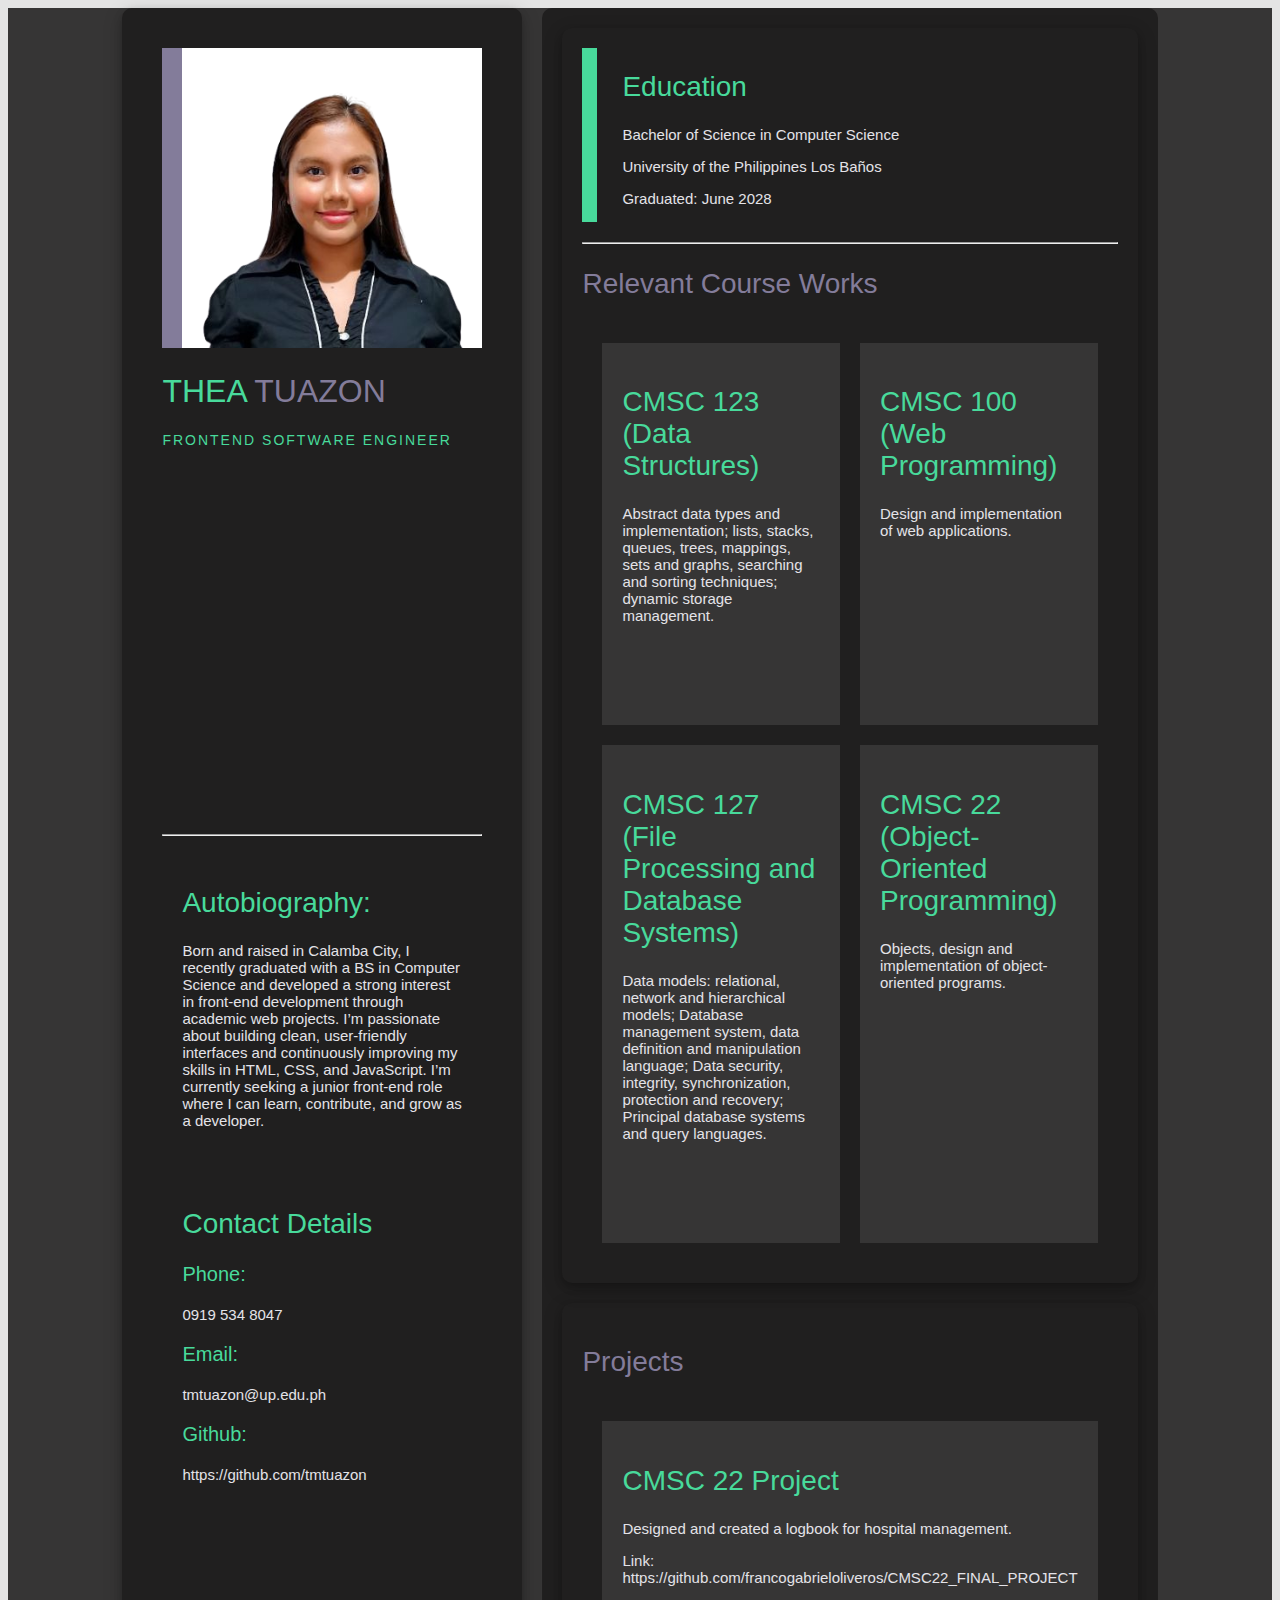
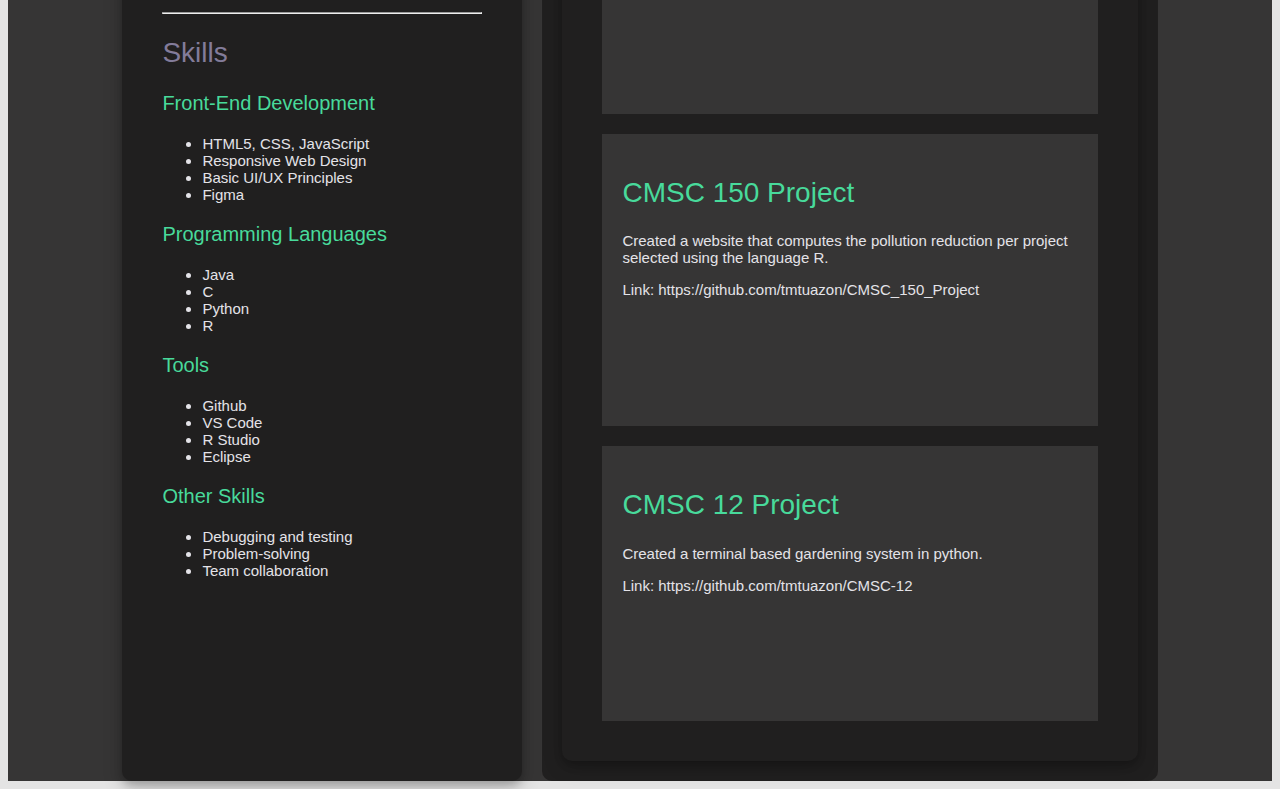
<file: index.html>
<!DOCTYPE html>

</html>
    <head>
        <title>Portfolio</title>
        <link rel = "stylesheet" href = "styles.css">
    </head>

    <body style = "background-color: #e4e4e4;">
        
        <div class = "flex-container main">  <!-- main container for all the content-->
            <div class = "flex-item border"></div>

            <div class = "flex-item item-1"> <!-- container for the personal details-->

                <div class = "flex-item item-1-children item-1-1">
                    <img src = "1X1.png">
                    <h1>THEA <span style = "color: #837c9a;">TUAZON</span></h1>
                    <h2 class = "job">FRONTEND SOFTWARE ENGINEER</h2>
                </div>

                <div class = "flex-item item-1-children item-1-2">
                    <hr>
                    <div class = "flex-item item-1-children">
                        <h2>Autobiography:</h2>
                        <p>Born and raised in Calamba City, I recently graduated with a BS in Computer Science and developed a strong interest in front-end development through academic web projects. I’m passionate about building clean, user-friendly interfaces and continuously improving my skills in HTML, CSS, and JavaScript. I’m currently seeking a junior front-end role where I can learn, contribute, and grow as a developer.</p>
                    </div>
                    <div class = "flex-item item-1-children">
                        <h2>Contact Details</h2>
                        <h3>Phone:</h3>
                        <p>0919 534 8047</p>
                        <h3>Email:</h3>
                        <p>tmtuazon@up.edu.ph</p>
                        <h3>Github:</h3>
                        <p>https://github.com/tmtuazon</p>
                    </div>
                </div>
                <div class = "flex-item item-1-children item-1-3">
                    <hr>
                    <div>
                        <h2 style = "color: #837c9a;">Skills</h2>
                        <div>
                            <h3>Front-End Development</h3>
                            <ul>
                                <li>HTML5, CSS, JavaScript</li>
                                <li>Responsive Web Design</li>
                                <li>Basic UI/UX Principles</li>
                                <li>Figma</li>
                            </ul>

                            <h3>Programming Languages</h3>
                            <ul>
                                <li>Java</li>
                                <li>C</li>
                                <li>Python</li>
                                <li>R</li>
                            </ul>

                            <h3>Tools</h3>
                            <ul>
                                <li>Github</li>
                                <li>VS Code</li>
                                <li>R Studio</li>
                                <li>Eclipse</li>
                            </ul>

                            <h3>Other Skills</h3>
                            <ul>
                                <li>Debugging and testing</li>
                                <li>Problem-solving</li>
                                <li>Team collaboration</li>
                            </ul>
                        </div>
                    </div>
                </div>

            </div>

            <div class = "flex-item item-2"> <!-- container for all the education and project content-->

                <div class = "flex-item item-2-children item-2-1">
                    <div class = "education-section">
                        <div class = "vertical-line"></div>
                        <div class = "education-content">
                            <h2>Education</h1>
                            <p>Bachelor of Science in Computer Science</p>
                            <p>University of the Philippines Los Baños</p>
                            <p>Graduated: June 2028</p>
                        </div>
                        
                    </div>
                    <div>
                        <hr>
                        <h2 style = "color: #837c9a;">Relevant Course Works</h2>
                        <div class = "flex-container subjects">
                            <div class = "flex-item subject-children">
                                <h2>CMSC 123 (Data Structures)</h2>
                                <p>Abstract data types and implementation; lists, stacks, queues, trees, mappings, sets and graphs, searching and sorting techniques; dynamic storage management.</p>
                            </div>
                            <div class = "flex-item subject-children">
                                <h2>CMSC 100 (Web Programming)</h2>
                                <p>Design and implementation of web applications.</p>
                            </div>
                            <div class = "flex-item subject-children">
                                <h2>CMSC 127 (File Processing and Database Systems)</h2>
                                <p>Data models: relational, network and hierarchical models; Database management system, data definition and manipulation language; Data security, integrity, synchronization, protection and recovery; Principal database systems and query languages.</p>
                            </div>
                            <div class = "flex-item subject-children">
                                <h2>CMSC 22 (Object-Oriented Programming)</h2>
                                <p>Objects, design and implementation of object-oriented programs.</p>
                            </div>
                        </div>
                    </div>
                </div>

                <div class = "flex-item item-2-children item-2-1">
                    <h2 style = "color: #837c9a;">Projects</h2>
                    <div class = "flex-container projects">
                        <div class = "flex-item project-children">
                            <h2>CMSC 22 Project</h2>
                            <p>Designed and created a logbook for hospital management.</p>
                            <p>Link: https://github.com/francogabrieloliveros/CMSC22_FINAL_PROJECT</p>
                        </div>
                        <div class = "flex-item project-children">
                            <h2>CMSC 150 Project</h2>
                            <p>Created a website that computes the pollution reduction per project selected using the language R.</p>
                            <p>Link: https://github.com/tmtuazon/CMSC_150_Project</p>
                        </div>
                        <div class = "flex-item project-children">
                            <h2>CMSC 12 Project</h2>
                            <p>Created a terminal based gardening system in python.</p>
                            <p>Link: https://github.com/tmtuazon/CMSC-12</p>
                        </div>
                    </div>
                </div>

            </div>

            <div class = "flex-item border"></div>
        </div>

    </body>
</html>
</file>
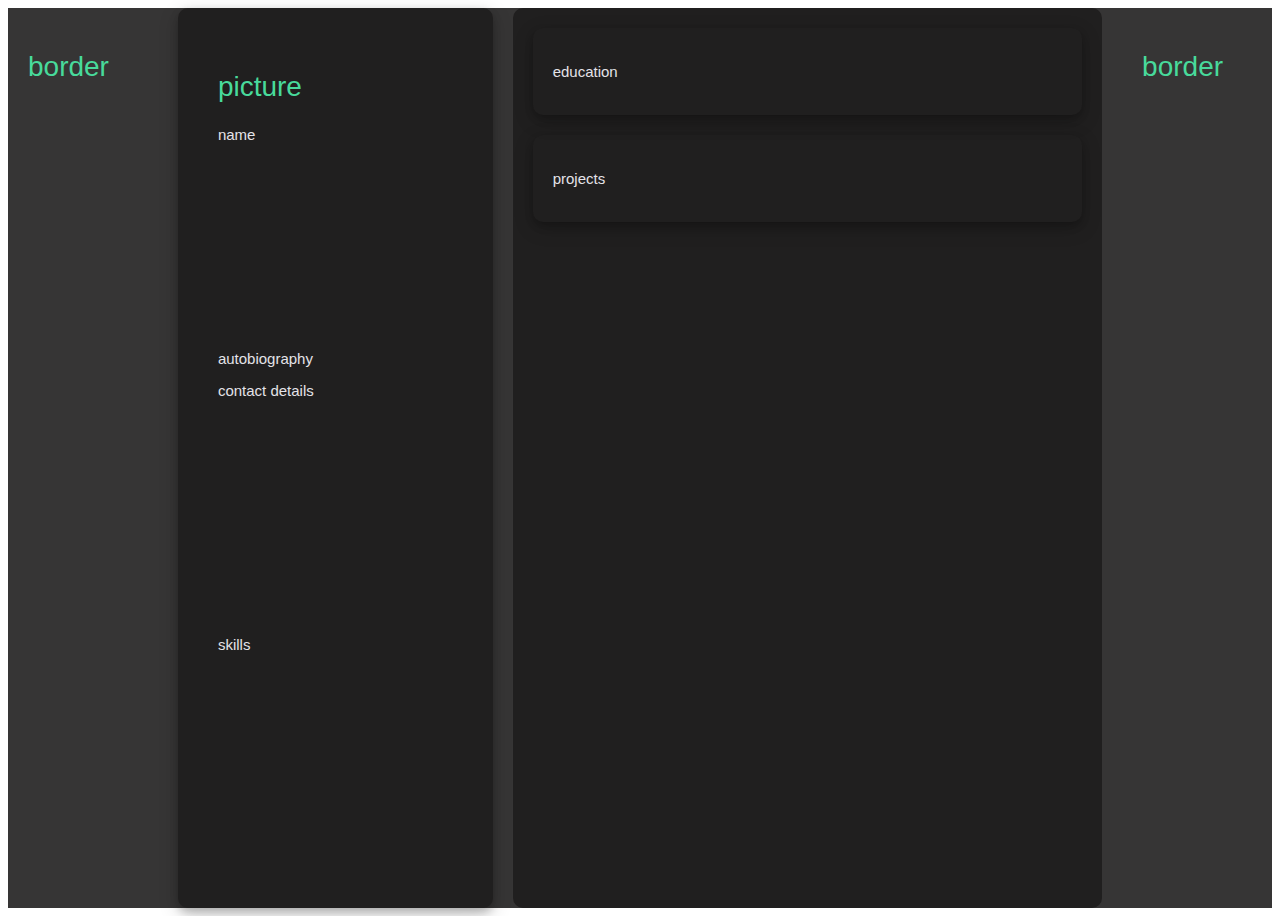
<file: Exer2.html>
<!DOCTYPE html>

</html>
    <head>
        <title>Portfolio</title>
        <link rel = "stylesheet" href = "styles.css">
    </head>

    <body>
        
        <div class = "flex-container">
            <div class = "flex-item border"> 
                <h2>border</h2>
            </div>

            <div class = "flex-item item-1">

                <div class = "flex-item item-1-children item-1-1">
                    <h2>picture</h2>
                    <p>name</p>
                </div>

                <div class = "flex-item item-1-children item-1-2">
                    <p>autobiography</p>
                    <p>contact details</p>
                </div>

                <div class = "flex-item item-1-children item-1-3">
                    <p>skills</p>
                </div>

            </div>

            <div class = "flex-item item-2">

                <div class = "flex-item item-2-children item-2-1">
                    <p>education</p>
                </div>

                <div class = "flex-item item-2-children item-2-1">
                    <p>projects</p>
                </div>

            </div>

            <div class = "flex-item border">
                <h2>border</h2>
            </div>
        </div>

    </body>
</html>
</file>
<file: styles.css>
@import url('https://fonts.google.com/specimen/Lato');

.flex-container{
    display: flex;
    gap: 20px; /*puts spaces in between the children*/
    background-color: #363535;
    min-height: 100vh; /*makes the container at least the full height of the screen*/
}

.flex-item{
    padding: 20px;
}

.border{
    background-color: #363535; 
    flex: 0.8;
}

.item-1 {
    display: flex;
    background-color: #201f1f; 
    box-shadow: 0 4px 8px 0 rgba(0, 0, 0, 0.2), 0 6px 20px 0 rgba(0, 0, 0, 0.19);
    flex: 2;
    flex-direction: column;
    border-radius: 10px;
}

.item-2 {
    display:flex;
    background-color: #201f1f; 
    flex: 4;
    flex-direction: column;
    gap: 20px;
    border-radius: 10px;
}

.item-1-children{
    color: #5ce2af;
    flex: 1;
}

.item-2-children{
    box-shadow: 0 4px 8px 0 rgba(0, 0, 0, 0.2), 0 6px 20px 0 rgba(0, 0, 0, 0.19);
    color: black;
    border-radius: 10px;
}

.job {
    font-family: "Lato", Helvetica, sans-serif;
    font-size: 14px;
    letter-spacing: 2px;
    font-weight: 300;
}

h1 {
    font-family: "Lato", Helvetica, sans-serif;
    font-size: 32px;
    font-weight: 300;
    color: #48DA9B;
}

h2 {
    font-size: 28px;
    font-family: 'Lato', Helvetica, sans-serif;
    font-weight: 300;
    color: #48DA9B;
}

h3 {
    font-size: 20px;
    font-family: 'Lato', Helvetica, sans-serif;
    font-weight: 300;
    color: #48DA9B;
}

p {
    font-family: 'Lato', Helvetica, sans-serif;
    font-weight: 300;
    font-size: 15px;
    color: #e4e3e8;
}

li {
    font-family: 'Lato', Helvetica, sans-serif;
    font-weight: 300;
    font-size: 15px;
    color: #e4e3e8;
}

.item-1-1 img {
    width: 300px;
    height: 300px;
    border-left: 20px solid #837c9a;
}

.education-section {
    display: flex;
    gap: 25px;
    margin-bottom: 20px;
}

.vertical-line {
    width: 15px;
    background-color: #48DA9B;
}

.projects, .subjects {
    flex-wrap: wrap;
    background-color: #201f1f;
    margin-top: 20px;
    padding: 20px;
    gap: 20px;
}

.subject-children {
    background-color: #363535;
    flex: 1;
}

.project-children {
    background-color: #363535;
    width: 100%;
}
</file>
